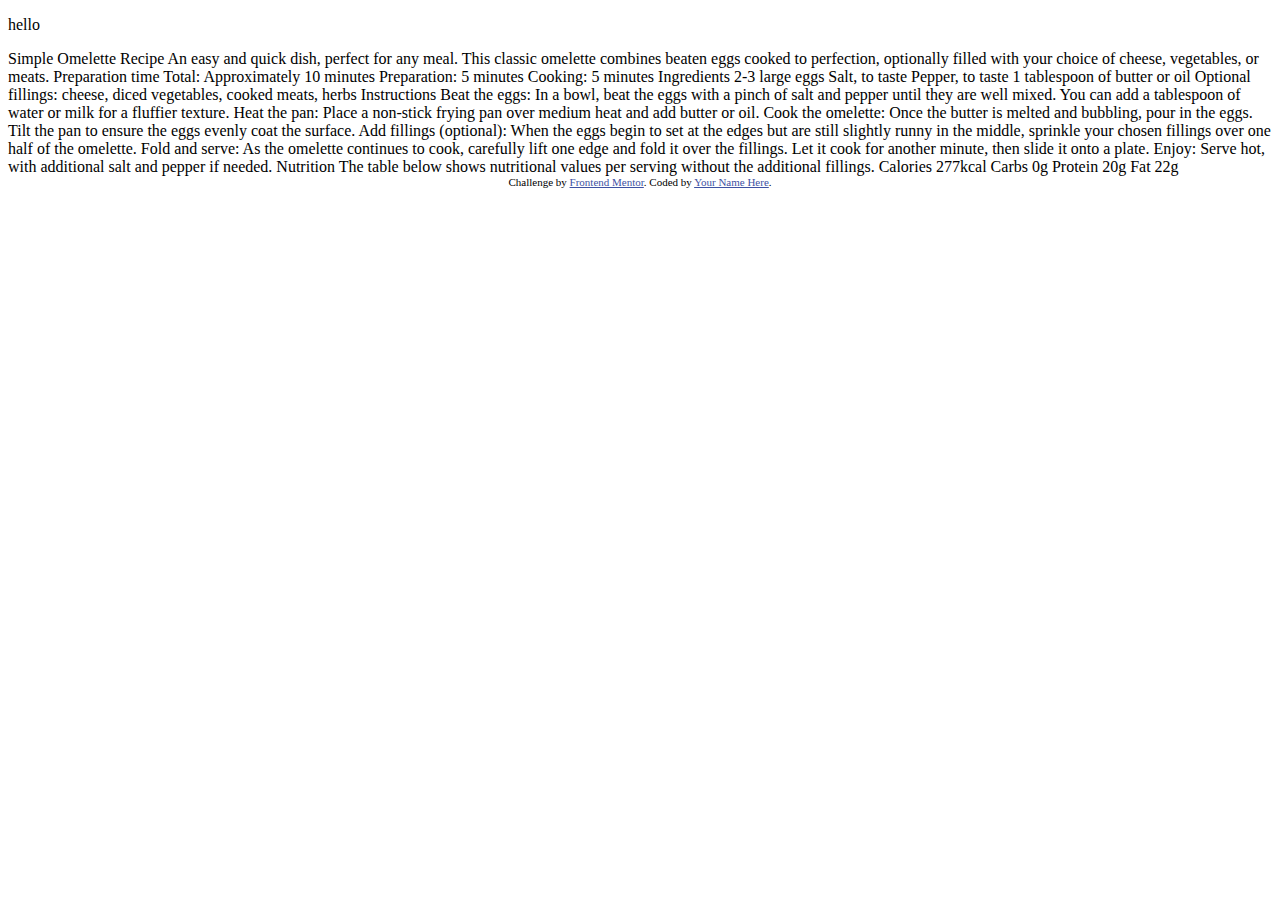
<file: recipe-page-main/index.html>
<!DOCTYPE html>
<html lang="en">
<head>
  <meta charset="UTF-8">
  <meta name="viewport" content="width=device-width, initial-scale=1.0"> <!-- displays site properly based on user's device -->

  <link rel="icon" type="image/png" sizes="32x32" href="./assets/images/favicon-32x32.png">
  
  <title>Frontend Mentor | Recipe page</title>
  <p>hello</p>

  <!-- Feel free to remove these styles or customise in your own stylesheet 👍 -->
  <style>
    .attribution { font-size: 11px; text-align: center; }
    .attribution a { color: hsl(228, 45%, 44%); }
  </style>
</head>
<body>

  Simple Omelette Recipe

  An easy and quick dish, perfect for any meal. This classic omelette combines beaten eggs cooked 
  to perfection, optionally filled with your choice of cheese, vegetables, or meats.

  Preparation time

  Total: Approximately 10 minutes
  Preparation: 5 minutes
  Cooking: 5 minutes

  Ingredients

  2-3 large eggs
  Salt, to taste
  Pepper, to taste
  1 tablespoon of butter or oil
  Optional fillings: cheese, diced vegetables, cooked meats, herbs

  Instructions

  Beat the eggs: In a bowl, beat the eggs with a pinch of salt and pepper until they are well mixed. 
  You can add a tablespoon of water or milk for a fluffier texture.

  Heat the pan: Place a non-stick frying pan over medium heat and add butter or oil.

  Cook the omelette: Once the butter is melted and bubbling, pour in the eggs. Tilt the pan to ensure 
  the eggs evenly coat the surface.

  Add fillings (optional): When the eggs begin to set at the edges but are still slightly runny in the 
  middle, sprinkle your chosen fillings over one half of the omelette.

  Fold and serve: As the omelette continues to cook, carefully lift one edge and fold it over the 
  fillings. Let it cook for another minute, then slide it onto a plate.

  Enjoy: Serve hot, with additional salt and pepper if needed.

  Nutrition

  The table below shows nutritional values per serving without the additional fillings.

  Calories
  277kcal

  Carbs
  0g

  Protein
  20g

  Fat
  22g
  
  <div class="attribution">
    Challenge by <a href="https://www.frontendmentor.io?ref=challenge" target="_blank">Frontend Mentor</a>. 
    Coded by <a href="#">Your Name Here</a>.
  </div>
</body>
</html>
</file>
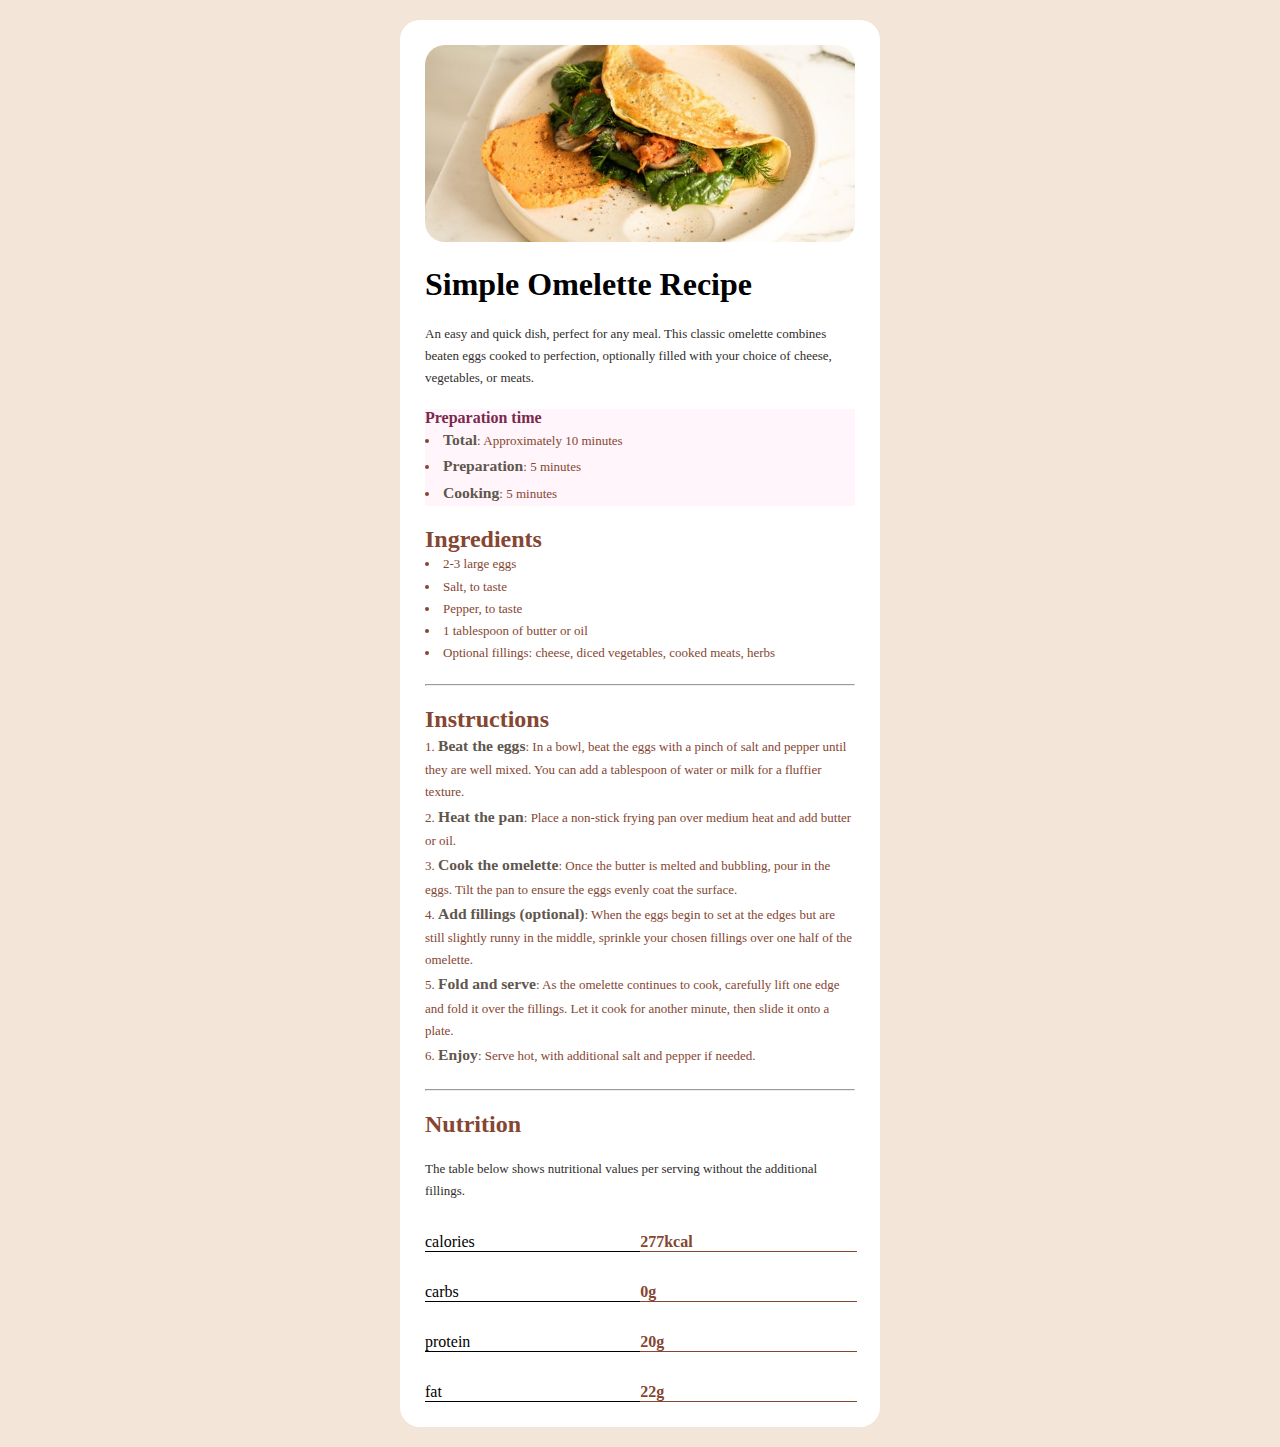
<file: recipe-page-main/index2.html>
<!DOCTYPE html>
<html lang="en">
<head>
    <meta charset="UTF-8">
    <meta name="viewport" content="width=device-width, initial-scale=1.0">
    <title>Document</title>
    <link rel="stylesheet" href="style.css">
</head>
<body>
    <main>
        <div class="container">
            <img src="assets/images/image-omelette.jpeg" alt="">
            <h1>Simple Omelette Recipe</h1>
            <p>An easy and quick dish, perfect for any meal. This classic omelette combines beaten eggs cooked 
                to perfection, optionally filled with your choice of cheese, vegetables, or meats. 
            </p>
            <div class="box">
                <h4> Preparation time</h4>
                <ul>
                    <li><span>Total</span>: Approximately 10 minutes</li>
                    <li><span>Preparation</span>: 5 minutes</li>   
                    <li><span>Cooking</span>: 5 minutes</li>   
                </ul>
            </div>
            <h2> Ingredients</h2>
            <ul>
              <li>2-3 large eggs</li>  
              <li>Salt, to taste</li> 
              <li>Pepper, to taste</li> 
              <li>1 tablespoon of butter or oil</li> 
              <li> Optional fillings: cheese, diced vegetables, cooked meats, herbs</li> 
            </ul>
            <hr>
            <h2> Instructions</h2>
            <ol>
               <li><span>Beat the eggs</span>: In a bowl, beat the eggs with a pinch of salt and pepper until they are well mixed. 
                You can add a tablespoon of water or milk for a fluffier texture.
               </li>
               <li><span>Heat the pan</span>: Place a non-stick frying pan over medium heat and add butter or oil.
               </li>
               <li><span>Cook the omelette</span>: Once the butter is melted and bubbling, pour in the eggs. Tilt the pan to ensure 
                the eggs evenly coat the surface.
               </li>
                <li><span>Add fillings (optional)</span>: When the eggs begin to set at the edges but are still slightly runny in the 
                    middle, sprinkle your chosen fillings over one half of the omelette.
                </li>
             <li><span>Fold and serve</span>: As the omelette continues to cook, carefully lift one edge and fold it over the 
                fillings. Let it cook for another minute, then slide it onto a plate.
             </li>  
               <li><span>Enjoy</span>: Serve hot, with additional salt and pepper if needed.</li> 
            </ol>
            <hr>
            <h2>Nutrition</h2>
            <p> The table below shows nutritional values per serving without the additional fillings.</p>
            <table>
                <tr>
                    <td>calories</td>
                    <td>277kcal</td>
                </tr>
                <tr>
                    <td>carbs</td>
                    <td>0g</td>
                </tr>
                <tr>
                    <td>protein</td>
                    <td>20g</td>
                </tr>
                <tr>
                    <td>fat</td>
                    <td>22g</td>
                </tr>
            </table>
        </div>
    </main>
    
</body>
</html>
</file>
<file: recipe-page-main/style.css>
*{
    margin: 0;
    padding: 0;
    box-sizing: border-box;
}
@font-face {
    font-family: outfit ;
    src: url(assets/fonts/outfit/Outfit-VariableFont_wght.ttf);
}
body{
    background-color: hsl(30, 54%, 90%);
}

main{
    height: 100%;
    width: 100%;
    display: flex;
    align-items: center;
    justify-content: center;  
}
.container{
    background-color:hsl(0, 0%, 100%) ;
    width: 30rem;
    height: 100%;
    padding: 25px;
    margin: 20px 0;
    border-radius: 20px;
}
.container img{
    width: 100%;
    border-radius: 20px;
}
.container h1,h2,p{
    margin-top: 20px;
}
.box{
    background-color: hsl(330, 100%, 98%);
    margin-top: 20px;
}
h4{
    color: hsl(332, 51%, 32%);
}
h2{
    color:  hsl(14, 45%, 36%);
}
p,li{
    font-size: 16px;
    font-size: small;
    line-height: 1.7;
    list-style-position: inside;
    color:  hsl(14, 45%, 36%);
}

p{
    color: hsl(24, 5%, 18%)    ;
}
hr{
    margin-top: 20px;
}
table,td{
    width: 27rem;
    border-bottom: 1px solid;
    border-collapse: collapse;
}
td{
    height: 50px;
    vertical-align: bottom;
}
td:nth-child(even){
    color: hsl(14, 45%, 36%);
    font-weight: bolder;
}
span{
    color:hsl(30, 10%, 34%) ;
    font-size: larger;
    font-weight: bolder;
}
</file>
